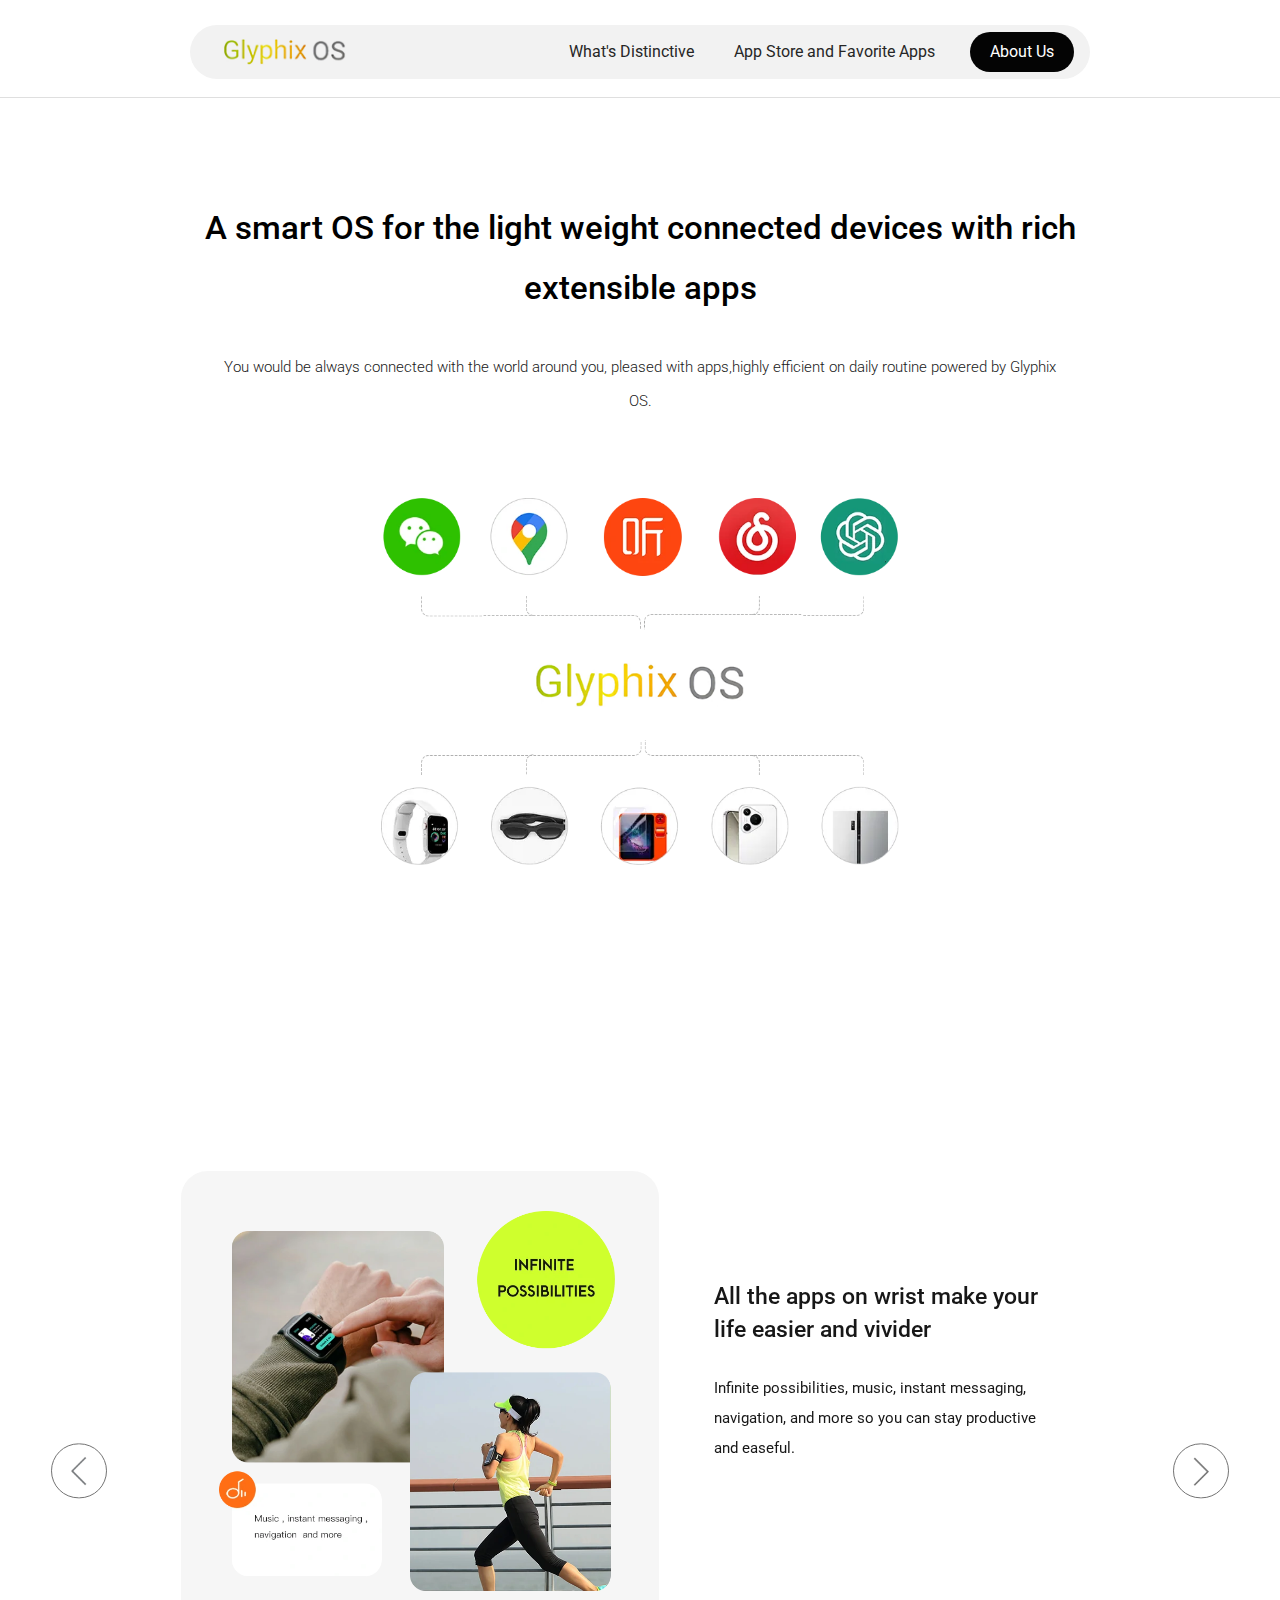
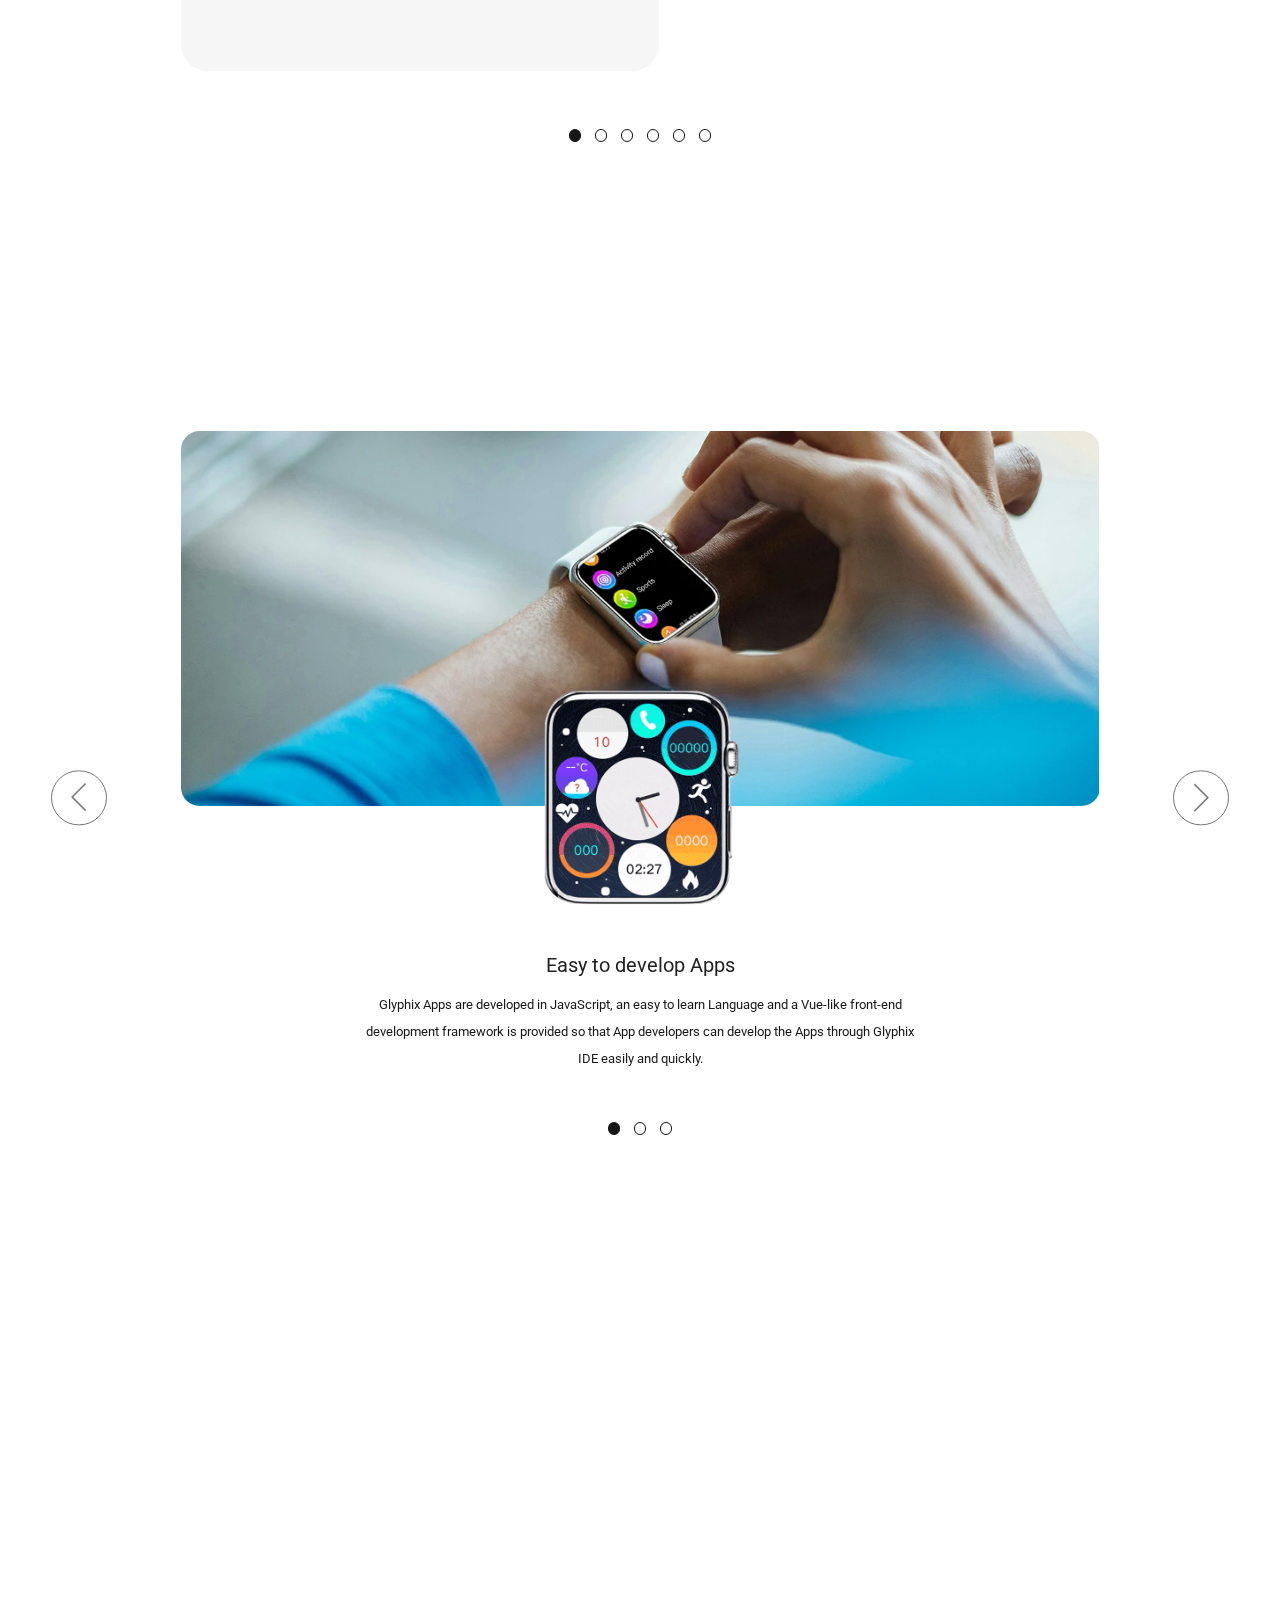
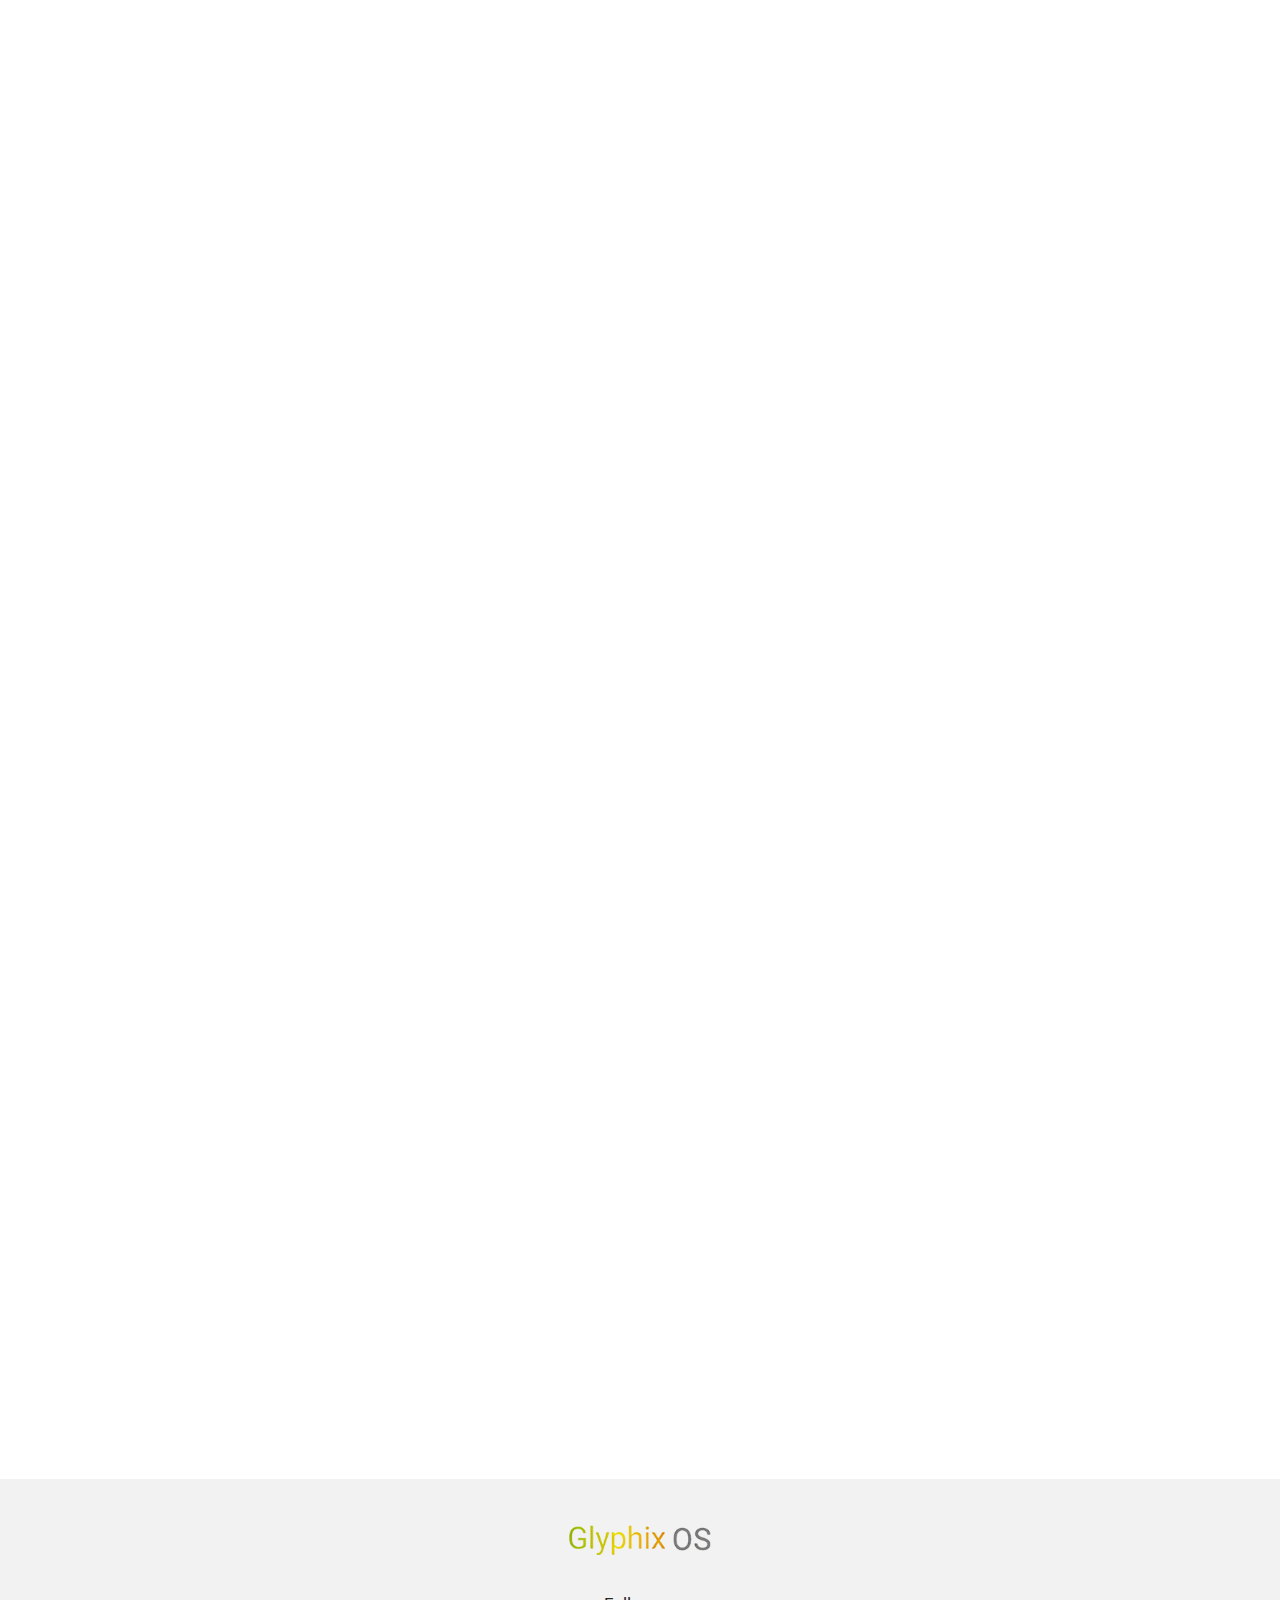
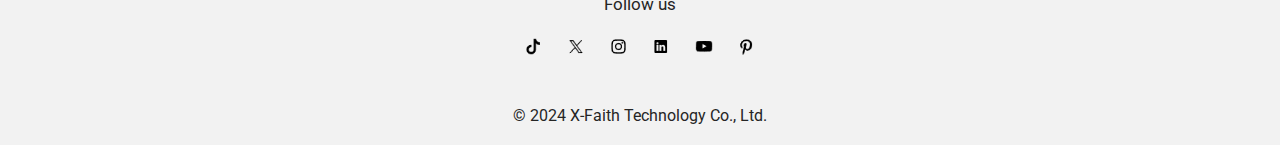
<file: index.html>
﻿<!DOCTYPE html>
<html lang="en">
<head>
	<meta charset="UTF-8">
	<title>Glyphix OS</title>
	<meta name="viewport" content="width=device-width, initial-scale=1.0, user-scalable=0, minimum-scale=1.0, maximum-scale=1.0">
	<meta name="format-detection" content="telephone=no" />
	<link rel="stylesheet" href="css/reset.css">
	<link rel="stylesheet" href="css/animate.css">
	<script src="js/swiper.animate1.0.2.min.js"></script>
	<link href="css/swiper.css" rel="stylesheet">
	<link rel="stylesheet" href="css/style.css">
	<link href="https://fonts.font.im/css?family=Roboto:300,400,500,700" rel="stylesheet">
	<script src="js/jquery.js"></script>
	<script src="js/font.js"></script>
	<script src="js/swiper.min.js"></script>
	<script src="js/wow.min.js"></script>
    <script>
        new WOW().init(0);
    </script>
</head>
<body>
<header class="header flexC fl-cen Huans">
	<div class="headK flexC fl-bet Huans">
		<a href="index.html" class="logo"><img src="images/icon/logo.png"></a>
		<!--导航-开始-->
        <div class="Menu Huans">
            <ul class="MenuU flexC Huans fl-end">
                <li><a href="#NyT1" id="NyT11" class="MenuA">What's Distinctive</a></li>
                <li><a href="#NyT2" id="NyT22" class="MenuA"> App Store and Favorite Apps</a></li>
                <li><a href="about.html" class="MenuA on">About Us</a></li>
            </ul>
        </div>                                                                             
        <!--导航-结束-->
		<div class="hd_nav"><i></i></div>
	</div>
</header>

<article class="Indsma Huans">
	<div class="Indtit wow fadeInUp flexC fl-cen"  data-wow-delay="0.5s"><h3>A smart OS for the light weight connected devices with rich extensible apps</h3></div>
	<div class="Indtip wow fadeInUp flexC fl-cen"  data-wow-delay="0.7s">
		<p>You would be always connected with the world around you, pleased with apps,highly efficient on daily routine powered by Glyphix OS.</p>
	</div>
    <div class="IndsmaB Huans wow fadeInUp Huans"  data-wow-delay="0.9s">
		<img src="images/znot/Indtp01.webp">
		<div class="Indsmalog"><img src="images/pic/Indlog.png"></div>
		<img src="images/znot/Indtp02.webp">
	</div>
</article>

<article class="Inddis Huans Inddian" id="NyT1">
	<div class="Indtit wow fadeInUp flexC fl-cen"  data-wow-delay="0.2s"><h3>What's Distinctive</h3></div>
	<section class="IndstoK Huans">
		<div class="swiper-container InddisB Huans Inddian">
			<div class="swiper-wrapper">
				<div class="swiper-slide flexC fl-bet">					
					<div class="InddisI">
						<div class="ani InddisImg InddisI1-1" swiper-animate-effect="fadeInUp" swiper-animate-duration="0.5s" swiper-animate-delay="0.5s"><img src="images/znot/Inddis01-1.webp"></div>
						<div class="ani InddisImg InddisI1-2" swiper-animate-effect="fadeInDown" swiper-animate-duration="0.4s" swiper-animate-delay="0.4s"><img src="images/znot/Inddis01-2.webp"></div>				
					</div>	
					<div class="InddisN Huans">
						<h3>All the apps on wrist make your life easier and vivider</h3>
						<p>Infinite possibilities, music, instant messaging, navigation, and more so you can stay productive and easeful.</p>
					</div>
				</div>
				<div class="swiper-slide flexC fl-bet">					
					<div class="InddisI">
						<div class="ani InddisImg InddisI2-1" swiper-animate-effect="fadeInUp" swiper-animate-duration="0.5s" swiper-animate-delay="0.5s"><img src="images/znot/Inddis02-1.webp"></div>
						<div class="ani InddisImg InddisI2-2" swiper-animate-effect="fadeInDown" swiper-animate-duration="0.4s" swiper-animate-delay="0.4s"><img src="images/znot/Inddis02-2.webp"></div>				
					</div>	
					<div class="InddisN Huans">
						<h3>Long endurance</h3>
						<p>low power chips paired with ultra low code size allow you to use smart watch for more than 2 weeks per one time charge.</p>
					</div>
				</div>
				<div class="swiper-slide flexC fl-bet">					
					<div class="InddisI">
						<div class="ani InddisImg InddisI3-1" swiper-animate-effect="fadeInUp" swiper-animate-duration="0.5s" swiper-animate-delay="0.5s"><img src="images/znot/Inddis03-1.webp"></div>
						<div class="ani InddisImg InddisI3-2" swiper-animate-effect="fadeInDown" swiper-animate-duration="0.4s" swiper-animate-delay="0.4s"><img src="images/znot/Inddis03-2.webp"></div>				
					</div>	
					<div class="InddisN Huans">
						<h3>Light and stylish</h3>
						<p>Wearable devices like smart watch, glasses as a kind of stylish accessary can be designed pretty slim and elegant by a solution of small footprint of chips and simplicity of hardware composition.</p>
					</div>
				</div>
				<div class="swiper-slide flexC fl-bet">					
					<div class="InddisI">
						<div class="ani InddisImg InddisI4-1" swiper-animate-effect="fadeInUp" swiper-animate-duration="0.5s" swiper-animate-delay="0.5s"><img src="images/znot/Inddis04-1.webp"></div>
						<div class="ani InddisImg InddisI4-2" swiper-animate-effect="fadeInDown" swiper-animate-duration="0.4s" swiper-animate-delay="0.4s"><img src="images/znot/Inddis04-2.webp"></div>				
					</div>	
					<div class="InddisN Huans">
						<h3>Cool and silky</h3>
						<p>State of the art GUI technology including powerful GUI engine, rich animation widgets helps achieve fantastic display effect and silky control.</p>
					</div>
				</div>
				<div class="swiper-slide flexC fl-bet">					
					<div class="InddisI">
						<div class="ani InddisImg InddisI1-1" swiper-animate-effect="fadeInUp" swiper-animate-duration="0.5s" swiper-animate-delay="0.5s"><img src="images/znot/Inddis05-1.webp"></div>
						<div class="ani InddisImg InddisI1-2" swiper-animate-effect="fadeInDown" swiper-animate-duration="0.4s" swiper-animate-delay="0.4s"><img src="images/znot/Inddis05-2.webp"></div>				
					</div>	
					<div class="InddisN Huans">
						<h3>AI for smart life</h3>
						<p>Create watch faces by yourself, provide you with health advice based on monitor of your health data for various metrics, offer you intelligent Apps use experience as AI understands you well such as your habits, like, wellness.</p>
					</div>
				</div>
				<div class="swiper-slide flexC fl-bet">					
					<div class="InddisI">
						<div class="ani InddisImg InddisI6-1" swiper-animate-effect="fadeInUp" swiper-animate-duration="0.5s" swiper-animate-delay="0.5s"><img src="images/znot/Inddis06-1.webp"></div>
						<div class="ani InddisImg InddisI6-2" swiper-animate-effect="fadeInRight" swiper-animate-duration="0.4s" swiper-animate-delay="0.4s"><img src="images/znot/Inddis06-2.webp"></div>				
					</div>	
					<div class="InddisN Huans">
						<h3>Stay connected</h3>
						<p>Stay grooving, chatting, connecting with the world around you, stay aware of any notification wherever you go.</p>
					</div>
				</div>
			</div>
			<div class="swiper-pagination Inddisdian"></div>
		</div>
		<div class="swiper-button-next Intnext Intnext1"></div>
		<div class="swiper-button-prev Intprev Intprev1"></div>
	</section>
</article>
	
<article class="Indsto Huans" id="NyT2">
	<div class="Indtit wow fadeInUp flexC fl-cen"  data-wow-delay="0.2s"><h3>App Store and Favorite Apps</h3></div>
	<div class="IndstoH wow fadeInUp flexC fl-cen"  data-wow-delay="0.2s">
		<p>With unique App Store capability for RTOS based smart devices, we are going to launch a developer scheme which provides entire lineup of tools, SDK and documents to enable app developers to develop Apps for our App Store easily with financial reward.</p>
	</div>
	<section class="IndstoK Huans">
		<div class="swiper-container IndstoB Huans Inddian">
			<div class="swiper-wrapper">
				<div class="swiper-slide">					
					<div class="IndstoI">
						<div class="IndstoImg"><img src="images/znot/IndstoI01.webp"></div>
						<div class="IndstoImz IndstoImw1"><img src="images/znot/IndstoS01.gif"></div>
					</div>				
					<div class="IndstoP Huans">
						<h3>Easy to develop Apps</h3>
						<p>Glyphix Apps are developed in JavaScript, an easy to learn Language and a Vue-like front-end development framework is provided so that App developers can develop the Apps through Glyphix IDE easily and quickly.</p>
					</div>
				</div>
				<div class="swiper-slide">					
					<div class="IndstoI">
						<div class="IndstoImg"><img src="images/znot/IndstoI02.webp"></div>
						<div class="IndstoImz IndstoImw2"><img src="images/znot/IndstoS02.webp"></div>
					</div>				
					<div class="IndstoP Huans">
						<h3>Develop once, run everywhere</h3>
						<p>Glyphix OS owns great screen adaptation capability and hardware compatibility. The apps over Glyphix can be quickly deployed on different chips and devices.</p>
					</div>
				</div>
				<div class="swiper-slide">					
					<div class="IndstoI">
						<div class="IndstoImg"><img src="images/znot/IndstoI03.webp"></div>
						<div class="IndstoImz IndstoImw3"><img src="images/znot/IndstoS03.gif"></div>
					</div>				
					<div class="IndstoP Huans">
						<h3>Powerful platform capabilities for Apps</h3>
						<p>Rich system capabilities of Glyphix such as multimedia player, network request, encryption and decryption, vector animation enable developers to build a wide variety of IoT JavaScript Apps with high security and performance.</p>
					</div>
				</div>
			</div>
			<div class="swiper-pagination Intstodian"></div>
		</div>
		<div class="swiper-button-next Intnext Intnext2"></div>
		<div class="swiper-button-prev Intprev Intprev2"></div>
    </section>
</article>
	
<article class="Indrea Huans">
	<div class="Indtit wow fadeInUp flexC fl-cen"  data-wow-delay="0.2s"><h3>Apps ready for you</h3></div>
    <div class="IndreaD Huans wow fadeInUp flex fl-bet"  data-wow-delay="0.1s">
        <a href="javascript:;" class="IndreaA Mover"><img src="images/znot/Indrea01.webp"></a>
		<a href="javascript:;" class="IndreaA Mover"><img src="images/znot/Indrea02.webp"></a>
		<a href="javascript:;" class="IndreaA Mover"><img src="images/znot/Indrea03.webp"></a>
		<a href="javascript:;" class="IndreaA Mover"><img src="images/znot/Indrea04.webp"></a>
		<a href="javascript:;" class="IndreaA Mover"><img src="images/znot/Indrea05.webp"></a>
		<a href="javascript:;" class="IndreaA Mover"><img src="images/znot/Indrea08.webp"></a>
		<a href="javascript:;" class="IndreaA Mover"><img src="images/znot/Indrea07.webp"></a>
		<a href="javascript:;" class="IndreaA Mover"><img src="images/znot/Indrea06.webp"></a>
		<a href="javascript:;" class="IndreaA Mover"><img src="images/znot/Indrea09.webp"></a>
		<a href="javascript:;" class="IndreaA Mover"><img src="images/znot/Indrea10.webp"></a>
		<a href="javascript:;" class="IndreaA Mover"><img src="images/znot/Indrea13.webp"></a>
		<a href="javascript:;" class="IndreaA Mover"><img src="images/znot/Indrea12.webp"></a>
		<a href="javascript:;" class="IndreaA Mover"><img src="images/znot/Indrea11.webp"></a>
		<a href="javascript:;" class="IndreaA Mover"><img src="images/znot/Indrea14.webp"></a>
		<a href="javascript:;" class="IndreaA Mover"><img src="images/znot/Indrea15.webp"></a>
		<a href="javascript:;" class="IndreaA Mover"><img src="images/znot/Indrea16.webp"></a>
		<a href="javascript:;" class="IndreaA Mover"><img src="images/znot/Indrea17.webp"></a>
		<a href="javascript:;" class="IndreaA Mover"><img src="images/znot/Indrea18.webp"></a>
		<a href="javascript:;" class="IndreaA Mover"><img src="images/znot/Indrea19.webp"></a>
		<a href="javascript:;" class="IndreaA Mover"><img src="images/znot/Indrea20.webp"></a>
    </div>
</article>
	
<article class="Indapp Huans">
	<div class="Indtit wow fadeInUp flexC fl-cen"  data-wow-delay="0.2s"><h3>Apps coming on the way</h3></div>
    <div class="IndapD Huans fl-bet flex" >
		<a href="javascript:;" class="Indapa wow fadeInUp Huans flexC fl-cen" data-wow-delay="0.2s"><img src="images/znot/Indapp01.webp"></a>
		<a href="javascript:;" class="Indapa wow fadeInUp Huans flexC fl-cen" data-wow-delay="0.3s"><img src="images/znot/Indapp02.webp"></a>
		<a href="javascript:;" class="Indapa wow fadeInUp Huans flexC fl-cen" data-wow-delay="0.4s"><img src="images/znot/Indapp03.webp"></a>
		<a href="javascript:;" class="Indapa wow fadeInUp Huans flexC fl-cen" data-wow-delay="0.5s"><img src="images/znot/Indapp04.webp"></a>
		<a href="javascript:;" class="Indapa wow fadeInUp Huans flexC fl-cen" data-wow-delay="0.6s"><img src="images/znot/Indapp05.webp"></a>
    </div>
</article>

<article class="Indwat Huans">
	<div class="Indtit wow fadeInUp flexC fl-cen"  data-wow-delay="0.2s"><h3>The brand watch powered by Glyphix OS</h3></div>
    <div class="IndwatD flex fl-bet Huans">
        <a href="javascript:;" class="Indwata wow fadeInUp Huans" data-wow-delay="0.2s">
			<div class="IndwatI"><img src="images/znot/Indwat01.webp"></div>
			<div class="IndwatP">
				<h3>VIVO Watch1</h3><p>STM32L4R9</p>
			</div>
		</a>
		<a href="javascript:;" class="Indwata wow fadeInUp Huans" data-wow-delay="0.3s">
			<div class="IndwatI"><img src="images/znot/Indwat02.webp"></div>
			<div class="IndwatP">
				<h3>VIVO Watch2</h3><p>BES2500BP</p>
			</div>
		</a>
		<a href="javascript:;" class="Indwata wow fadeInUp Huans" data-wow-delay="0.4s">
			<div class="IndwatI"><img src="images/znot/Indwat03.webp"></div>
			<div class="IndwatP">
				<h3>Honor Choice Watch1</h3><p>BES2700iBP</p>
			</div>
		</a>
		<a href="javascript:;" class="Indwata wow fadeInUp Huans" data-wow-delay="0.5s">
			<div class="IndwatI"><img src="images/znot/Indwat04.webp"></div>
			<div class="IndwatP">
				<h3>OTOFIX Watch</h3><p>Apollo4 Plus</p>
			</div>
		</a>
    </div>
</article>
	
<footer class="foot Huans flexC fl-cen">
	<a href="javascript:;" class="ftLog"><img src="images/icon/ftLog.png"></a>
	<div class="ftFl flexC fl-cen">
		<a href="javascript:;" class="ftFla">Follow us</a>
	</div>
	<div class="ftId flexC fl-cen">
		<a href="javascript:;" class="ftIa"><img src="images/icon/ftI01.png"></a>
		<a href="javascript:;" class="ftIa"><img src="images/icon/ftI02.png"></a>
		<a href="javascript:;" class="ftIa"><img src="images/icon/ftI03.png"></a>
		<a href="javascript:;" class="ftIa"><img src="images/icon/ftI04.png"></a>
		<a href="javascript:;" class="ftIa"><img src="images/icon/ftI05.png"></a>
		<a href="javascript:;" class="ftIa"><img src="images/icon/ftI06.png"></a>
	</div>
	<div class="ftC">© 2024 X-Faith Technology Co., Ltd.</div>
</footer>
</body>
<script language="JavaScript" type="text/JavaScript">
	
var mySwiper = new Swiper('.InddisB', {
	autoplay: 3000,
	pagination: '.Inddisdian',
	paginationClickable :true,nextButton: '.Intnext1',prevButton: '.Intprev1',
	speed:400,
	autoplay:4000,loop: true,
   	centeredSlides: true,
	onInit: function(swiper){ //Swiper2.x的初始化是onFirstInit
		swiperAnimateCache(swiper); //隐藏动画元素 
		swiperAnimate(swiper); //初始化完成开始动画
	}, 
	onSlideChangeEnd: function(swiper){ 
		swiperAnimate(swiper); //每个slide切换结束时也运行当前slide动画
	} ,
	
})


var swiper1 = new Swiper('.IndstoB', {pagination: '.Intstodian',slidesPerView:1,paginationClickable: true,loop: true,nextButton: '.Intnext2',prevButton: '.Intprev2',autoplay: 3000,
});
	
//MenuH
$(window).resize(function () {          //当浏览器大小变化时
    if($(window).width()>1080){$('.Menu').addClass('Menuwap');$('.hd_nav').addClass('active');
	  }else{$('.Menu').removeClass('Menuwap');$('.hd_nav').removeClass('active');}
});	
jQuery(document).ready(function($) {
	if($(window).width()>1080){$('.Menu').addClass('Menuwap');$('.hd_nav').addClass('active');
	  }else{$('.Menu').removeClass('Menuwap');$('.hd_nav').removeClass('active');}
	//wap下拉菜单
	$('.hd_nav').click(function(){
		if(!$(this).hasClass('active')){
			$('.hd_nav').addClass('active');
			$('.Menu').addClass('Menuwap');
		}else{
            $('.hd_nav').removeClass('active');
			$('.Menu').removeClass('Menuwap');
        }
	});
	
})	

$(function(){
    //锚点跳转滑动效果  
    $('a[href*=#],area[href*=#]').click(function() {  
        console.log(this.pathname)  
        if (location.pathname.replace(/^\//, '') == this.pathname.replace(/^\//, '') && location.hostname == this.hostname) {  
            var $target = $(this.hash);  
            $target = $target.length && $target || $('[name=' + this.hash.slice(1) + ']');  
            if ($target.length) {  
                var targetOffset = $target.offset().top-130;  
                $('html,body').animate({scrollTop: targetOffset}, 1000);  
                return false;  
            }  
        }  
    }); 
})

$(window).scroll(function(){
	var wst =  $(window).scrollTop()+130;//滚动条距离顶端值
	 for (var i=1; i<3; i++){             //加循环
	  if($("#NyT"+i).offset().top<=wst){ //判断滚动条位置
		 //$(".MenuA").removeClass("on"); //清除c类
		// $("#NyT"+i+i).addClass("on");	//给当前导航加c类
		 }
	 }
});

var _hmt = _hmt || [];
(function() {
  var hm = document.createElement("script");
  hm.src = "https://hm.baidu.com/hm.js?75907cfc53498334ac58d4c28cb1cd5f";
  var s = document.getElementsByTagName("script")[0]; 
  s.parentNode.insertBefore(hm, s);
})();

</script>
</html>
</file>
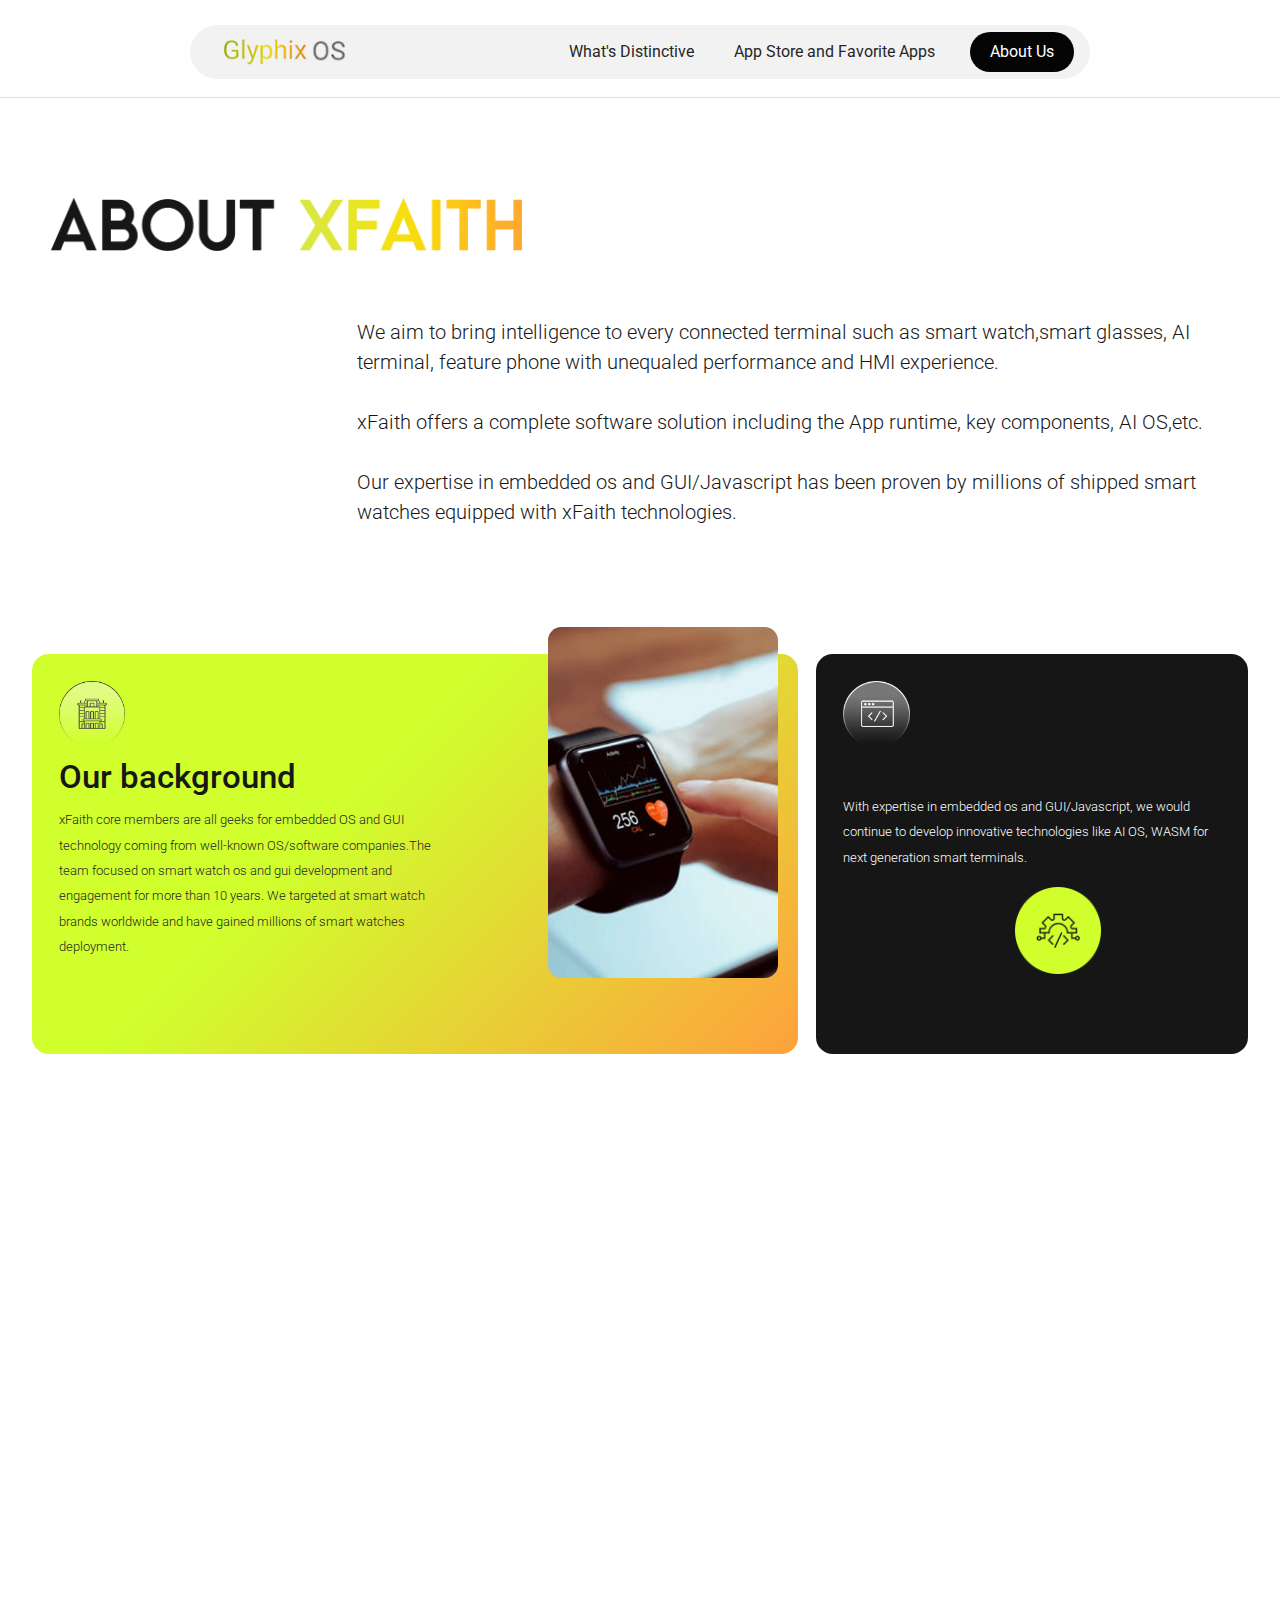
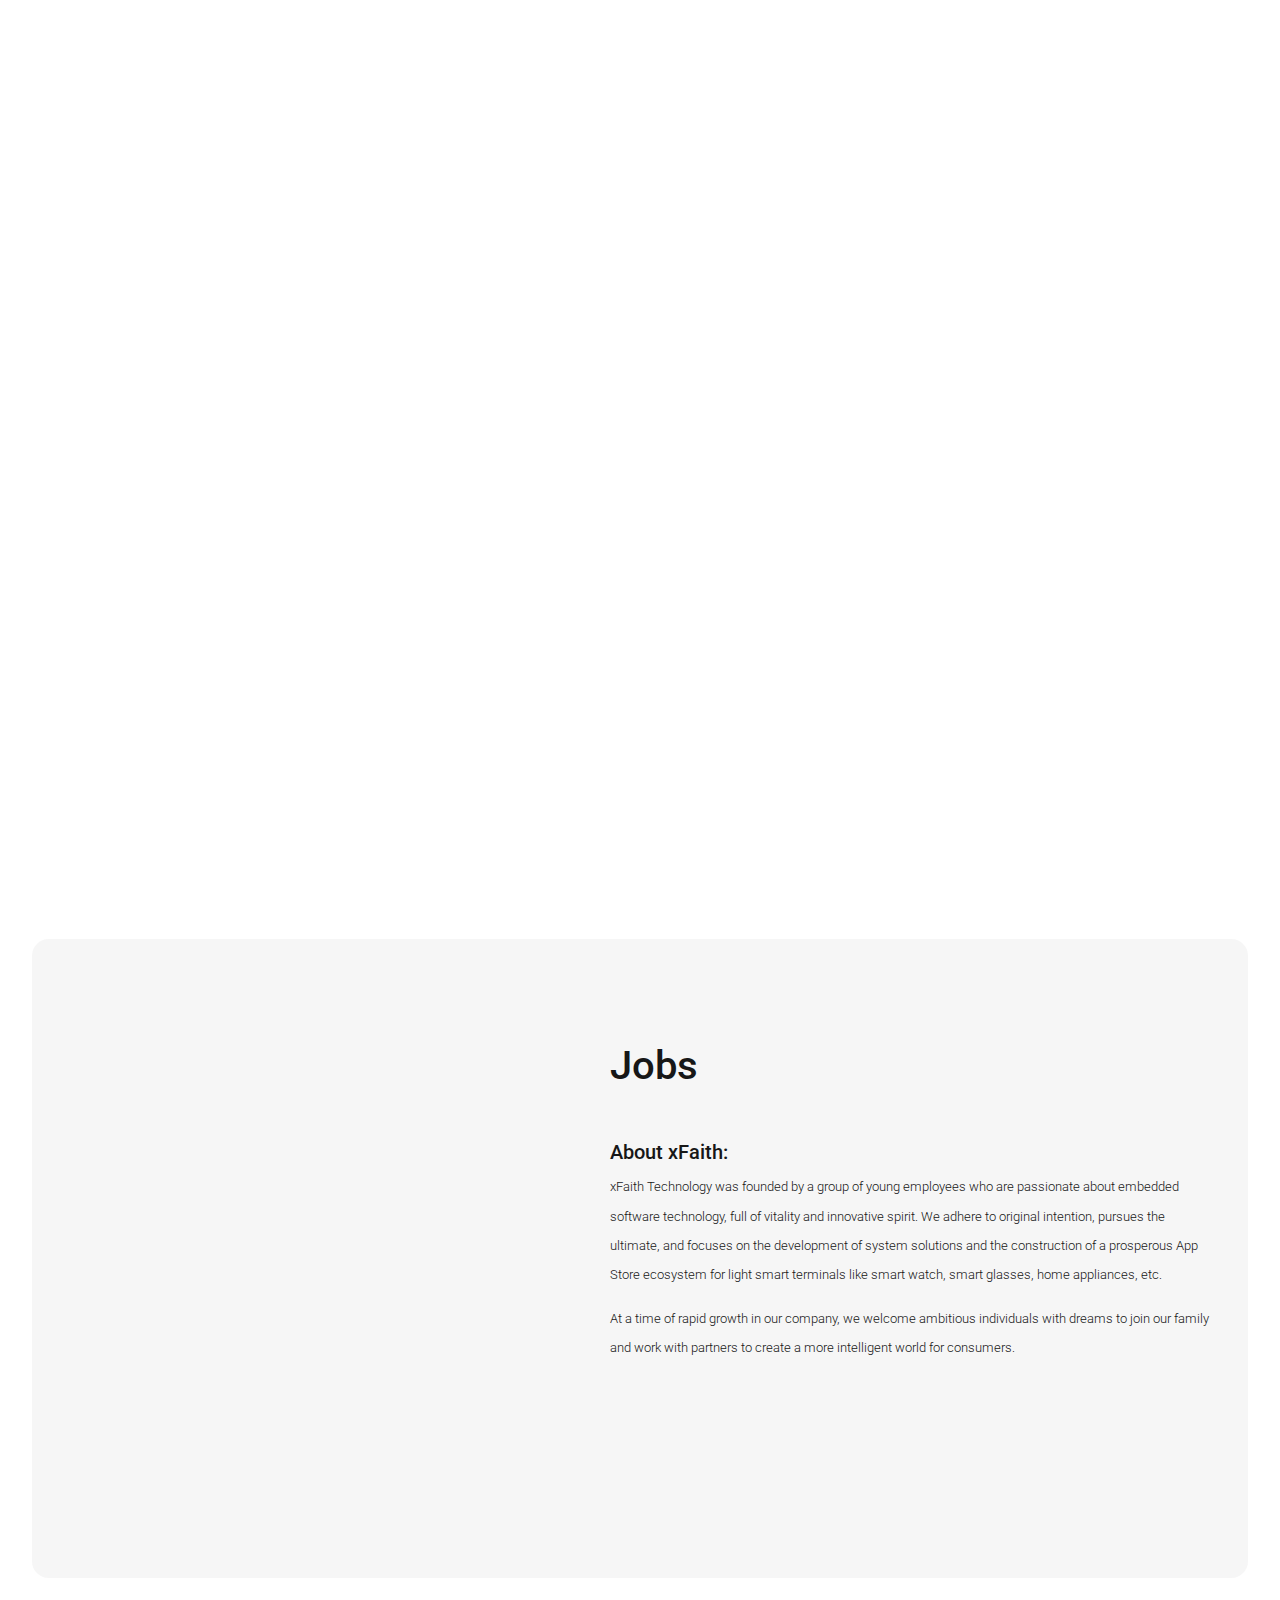
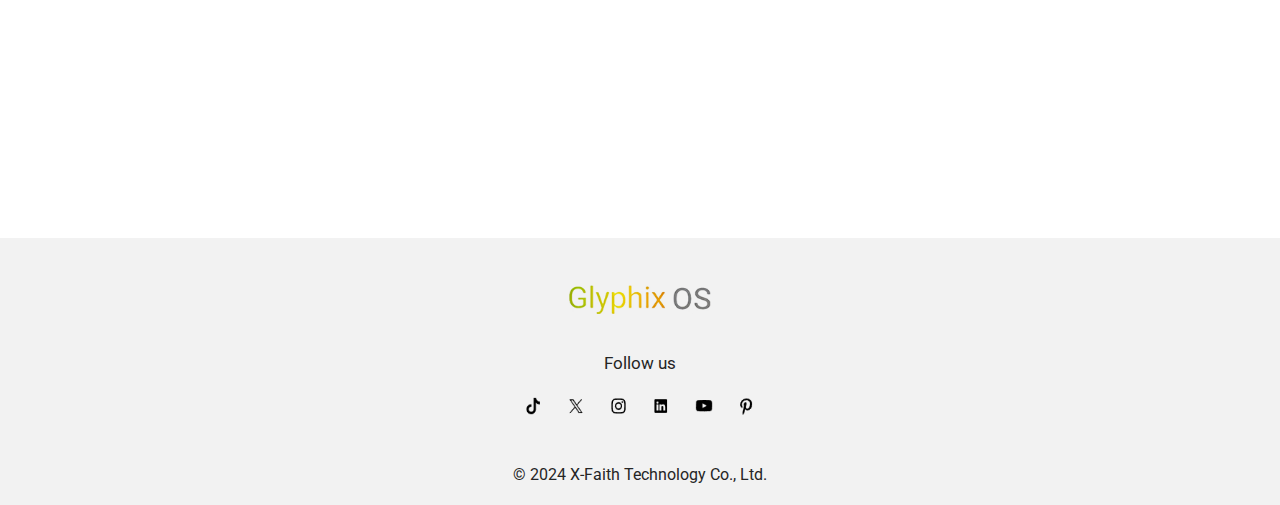
<file: about.html>
﻿<!DOCTYPE html>
<html lang="en"><head>
	<meta charset="UTF-8">
	<title>Glyphix OS</title>
	<meta name="viewport" content="width=device-width, initial-scale=1.0, user-scalable=0, minimum-scale=1.0, maximum-scale=1.0">
	<meta name="format-detection" content="telephone=no" />
	<link rel="stylesheet" href="css/reset.css">
	<link rel="stylesheet" href="css/animate.css">
	<link rel="stylesheet" href="css/swiper.css">
	<link rel="stylesheet" href="css/style.css">
	<link href="https://fonts.font.im/css?family=Roboto:300,400,500,700" rel="stylesheet">
	<script src="js/jquery.js"></script>
	<script src="js/font.js"></script>
	<script src="js/swiper.min.js"></script>
	<script src="js/wow.min.js"></script>
    <script>
        new WOW().init(0);
    </script>
</head>
<body>
<header class="header flexC fl-cen Huans">
	<div class="headK flexC fl-bet Huans">
		<a href="index.html" class="logo"><img src="images/icon/logo.png"></a>
		<!--导航-开始-->
        <div class="Menu Huans">
            <ul class="MenuU flexC Huans fl-end">
                <li><a href="index.html" class="MenuA">What's Distinctive</a></li>
                <li><a href="index.html" class="MenuA"> App Store and Favorite Apps</a></li>
                <li><a href="about.html" class="MenuA on">About Us</a></li>
            </ul>
        </div>                                                                             
        <!--导航-结束-->
		<div class="hd_nav"><i></i></div>
	</div>
</header>

<article class="AboXfa Huans">
	<div class="AboXfaT wow fadeInUp"  data-wow-delay="0.6s"><img src="images/znot/aboTit01.webp"></div>
    <div class="AboXfaD Huans wow fadeInUp Huans"  data-wow-delay="0.5s">
		<p>We aim to bring intelligence to every connected terminal such as smart watch,smart glasses, AI terminal, feature phone with unequaled performance and HMI experience.</p><br>
		<p>xFaith offers a complete software solution including the App runtime, key components, AI OS,etc.</p><br>
		<p>Our expertise in embedded os and GUI/Javascript has been proven by millions of shipped smart watches equipped with xFaith technologies. </p>
	</div>
</article>
	
<article class="AboSet Huans flex fl-bet">
	<div class="AboSetL Huans" >
		<div class="AboSetT"><img src="images/pic/AboSetI01.png"></div>		
		<h3>Our background</h3>
		<div class="AboSetLp">xFaith core members are all geeks for embedded OS and GUI technology coming from well-known OS/software companies.The team focused on smart watch os and gui development and engagement for more than 10 years. We targeted at smart watch brands worldwide and have gained millions of smart watches deployment.</div>
		<div class="AboSetLT wow fadeInUp"  data-wow-delay="0.5s"><img src="images/znot/AboSetT01.webp"></div>
		<div class="AboSetLG wow fadeInUp Huans"  data-wow-delay="0.8s">
			<img src="images/pic/AboSetI03.png">
			<div class="AboSetLGh">2,000,000<sup>+</sup></div>
			<div class="AboSetLGp">gained millions of smart watches deployment.</div>
		</div>
	</div>
    <div class="AboSetR Huans">
		<div class="AboSetT"><img src="images/pic/AboSetI02.png"></div>		
		<div class="AboSetRp">With expertise in embedded os and GUI/Javascript, we would continue to develop innovative technologies like AI OS, WASM for next generation smart terminals.</div>
		<div class="AboSetRT wow zoomIn"  data-wow-delay="0.5s"><img src="images/znot/AboSetT02.webp"></div>
		<div class="AboSetRG wow fadeInUp Huans"  data-wow-delay="0.8s"><img src="images/pic/AboSetI04.png"></div>
	</div>
</article>
	
<article class="AboOur Huans">
	<div class="Indtit wow fadeInUp flexC fl-cen"  data-wow-delay="0.5s"><h3>Our role in the industry chain</h3></div>
    <div class="AboOurD Huans wow fadeInUp flex fl-cen"  data-wow-delay="0.4s"><img src="images/znot/aboT02.webp"></div>
</article>
	
<article class="AboStr Huans">
	<div class="Indtit wow fadeInUp flexC fl-cen"  data-wow-delay="0.5s"><h3>Strategic Partners</h3></div>
    <div class="AboStrD Huans wow fadeInUp flex fl-cen"  data-wow-delay="0.4s">
        <a href="javascript:;" class="AboStrA flexC fl-cen Mover"><img src="images/znot/AboStr01.webp"></a>
		<a href="javascript:;" class="AboStrA flexC fl-cen Mover"><img src="images/znot/AboStr02.webp"></a>
		<a href="javascript:;" class="AboStrA flexC fl-cen Mover"><img src="images/znot/AboStr03.webp"></a>
		<a href="javascript:;" class="AboStrA flexC fl-cen Mover"><img src="images/znot/AboStr04.webp"></a>
		<a href="javascript:;" class="AboStrA flexC fl-cen Mover"><img src="images/znot/AboStr05.webp"></a>
		<a href="javascript:;" class="AboStrA flexC fl-cen Mover"><img src="images/znot/AboStr06.webp"></a>
    </div>
</article>
	
<article class="AboBra Huans">
	<div class="Indtit wow fadeInUp flexC fl-cen"  data-wow-delay="0.5s"><h3>Branding customers</h3></div>
    <div class="AboBraD Huans wow fadeInUp flex fl-cen"  data-wow-delay="0.4s">
        <a href="javascript:;" class="AboBraA flexC fl-cen Mover"><img src="images/znot/AboBra01.webp"></a>
		<a href="javascript:;" class="AboBraA flexC fl-cen Mover"><img src="images/znot/AboBra02.webp"></a>
		<a href="javascript:;" class="AboBraA flexC fl-cen Mover"><img src="images/znot/AboBra03.webp"></a>
		<a href="javascript:;" class="AboBraA flexC fl-cen Mover"><img src="images/znot/AboBra04.webp"></a>
		<a href="javascript:;" class="AboBraA flexC fl-cen Mover"><img src="images/znot/AboBra05.webp"></a>
		<a href="javascript:;" class="AboBraA flexC fl-cen Mover"><img src="images/znot/AboBra06.webp"></a>
		<a href="javascript:;" class="AboBraA flexC fl-cen Mover"><img src="images/znot/AboBra07.webp"></a>
    </div>
</article>
	
<article class="Abojob Huans flex fl-bet">
	<div class="AbojobT wow flexC fl-cen slideInUp"  data-wow-delay="0.6s"><img src="images/znot/aboT01.webp"></div>
    <div class="AbojobD Huans" >
		<h3>Jobs</h3>
        <div class="AbojobP">
			<h4>About xFaith:</h4>
			<p>xFaith Technology was founded by a group of young employees who are passionate about embedded software technology, full of vitality and innovative spirit. We adhere to original intention, pursues the ultimate, and focuses on the development of system solutions and the construction of a prosperous App Store ecosystem for light smart terminals like smart watch, smart glasses, home appliances, etc. </p><br>
			<p>At a time of rapid growth in our company, we welcome ambitious individuals with dreams to join our family and work with partners to create a more intelligent world for consumers.</p>
		</div>
    </div>
</article>

<article class="Abocon Huans">
	<div class="Indtit wow fadeInUp flexC fl-cen"  data-wow-delay="0.5s"><h3>Contact us</h3></div>
    <div class="AboconD wow fadeInUp flexC fl-cen"  data-wow-delay="0.4s">
        <div class="AboconP">Email: business@xfaith-tech.com </div>
    </div>
</article>
	
<footer class="foot Huans flexC fl-cen">
	<a href="javascript:;" class="ftLog"><img src="images/icon/ftLog.png"></a>
	<div class="ftFl flexC fl-cen">
		<a href="javascript:;" class="ftFla">Follow us</a>
	</div>
	<div class="ftId flexC fl-cen">
		<a href="javascript:;" class="ftIa"><img src="images/icon/ftI01.png"></a>
		<a href="javascript:;" class="ftIa"><img src="images/icon/ftI02.png"></a>
		<a href="javascript:;" class="ftIa"><img src="images/icon/ftI03.png"></a>
		<a href="javascript:;" class="ftIa"><img src="images/icon/ftI04.png"></a>
		<a href="javascript:;" class="ftIa"><img src="images/icon/ftI05.png"></a>
		<a href="javascript:;" class="ftIa"><img src="images/icon/ftI06.png"></a>
	</div>
	<div class="ftC">© 2024 X-Faith Technology Co., Ltd.</div>
</footer>
</body>
<script language="JavaScript" type="text/JavaScript">
//MenuH
$(window).resize(function () {          //当浏览器大小变化时
    if($(window).width()>1080){$('.Menu').addClass('Menuwap');$('.hd_nav').addClass('active');
	  }else{$('.Menu').removeClass('Menuwap');$('.hd_nav').removeClass('active');}
});	
jQuery(document).ready(function($) {
	if($(window).width()>1080){$('.Menu').addClass('Menuwap');$('.hd_nav').addClass('active');
	  }else{$('.Menu').removeClass('Menuwap');$('.hd_nav').removeClass('active');}
	//wap下拉菜单
	$('.hd_nav').click(function(){
		if(!$(this).hasClass('active')){
			$('.hd_nav').addClass('active');
			$('.Menu').addClass('Menuwap');
		}else{
            $('.hd_nav').removeClass('active');
			$('.Menu').removeClass('Menuwap');
        }
	});
	
})	


</script>
</html>
</file>
<file: css/style.css>
body{
	padding-bottom:0;font-size: 12px;
}
/*header*/
.header{width:100%;position:sticky;left:0;right:0;margin:0 auto;top:0;z-index:100; border-bottom: 1px solid #dfdfdf;background:#FFF;}
.headK{background:#f2f2f2;}
.logo{display: block;}
.logo img{height:100%;display: block; width: auto;}
/*footer*/
.foot{background:#f2f2f2;}
.ftLog{display: block;margin:0 auto;}
.ftLog img{height:100%;display: block;}
.ftFl{width:100%;}
.ftFla{color:#252525;display: block;}
.ftId{width:100%;}
.ftIa{display: block;}
.ftIa img{width:100%;display: block;}
.ftC{color:#252525;width:100%;text-align: center;}
@media  screen and ( min-width:1280px){
/*header*/
.header{padding:28px 0 20px;}
.headK{width:900px;height: 60px;border-radius:30px;padding-left: 36px;padding-right: 18px;}
.logo{height:28px;}
/*Menu*/
.Menu{ display: block;width:100%;flex:1;padding-left:100px;}
.Menu ul{}
.MenuU li{position: relative}
.MenuU li:last-child{margin-left:15px}
.MenuA{line-height:44px;font-size:18px;color:#262626; position: relative;border-radius:22px;padding:0 20px;display: block;}
.MenuU li .MenuA:hover,.MenuU li .on {background:#040404; color:#FFF;}
.hd_nav{ display: none;}
/*footer*/
.foot{padding:0.7rem 5% 0.2rem;}
.ftLog{height:0.44rem;}
.ftFl{padding:0.5rem 0 0.15rem;}
.ftFla{font-size:0.26rem;line-height:0.5rem;}
.ftFla:hover{color:#ffaa2d;text-decoration: underline;}
.ftId{width:100%;padding:0.1rem 0 0.65rem;}
.ftIa{width:0.26rem; margin:0 0.19rem;}
.ftC{font-size:0.24rem;line-height:0.5rem}
}
@media screen and (max-width:1280px ) and ( min-width:1080px){
/*header*/
.header{padding:25px 0 18px;}
.headK{width:900px;height:54px;border-radius:27px;padding-left: 34px;padding-right: 16px;}
.logo{height:26px;}
/*Menu*/
.Menu{ display: block;width:100%;flex:1;padding-left:90px;}
.Menu ul{}
.MenuU li{position: relative}
.MenuU li:last-child{margin-left:15px}
.MenuA{line-height:40px;font-size:16px;color:#262626; position: relative;border-radius:20px;padding:0 20px;display: block;}
.MenuU li .MenuA:hover,.MenuU li .on {background:#040404; color:#FFF;}
.hd_nav{ display: none;}
/*footer*/
.foot{padding:0.7rem 5% 0.2rem;}
.ftLog{height:0.44rem;}
.ftFl{padding:0.5rem 0 0.15rem;}
.ftFla{font-size:0.26rem;line-height:0.5rem;}
.ftFla:hover{color:#ffaa2d;text-decoration: underline;}
.ftId{width:100%;padding:0.1rem 0 0.65rem;}
.ftIa{width:0.26rem; margin:0 0.19rem;}
.ftC{font-size:0.24rem;line-height:0.5rem}
}
@media screen and (max-width:1080px ) and ( min-width:750px){
/*header*/
.header{padding:0.4rem 4% 0.3rem;}
.headK{width:100%;height:1.1rem;border-radius:0.55rem;padding-left:4%;overflow:hidden }
.logo{height:0.5rem;}
.hd_nav{ position:relative; z-index:999;height:100%;width:1.5rem;background:#000;padding-left:0.5rem;}
.hd_nav i{top:50%;margin-top:-2px;position:absolute;display:inline-block;height:0.06rem;width:0.8rem;border-radius:0.03rem;background:#edd006;}
.hd_nav:before{margin-top: -0.25rem;}
.hd_nav:after{margin-top:0.17rem;}
.hd_nav:before,.hd_nav:after{content: '';position:absolute;top:50%;display:inline-block;height:0.06rem;width:0.8rem;border-radius:0.03rem;background:#edd006;transition:0.2s;}
.hd_nav.active i{display:none;}
.hd_nav.active:before{transform: rotate(45deg);}
.hd_nav.active:after{transform: rotate(-45deg);}
.hd_nav.active:before,.hd_nav.active:after{margin-top:0;background:#edd006;}
.Menu{position:fixed;width:100%;height:100vh;top:0;left:100%;z-index:-1;transition:0.5s;-webkit-backdrop-filter: blur(25px);backdrop-filter: blur(25px);}
.Menuwap{left:0;transition:0.5s;}
.MenuU{padding:1.8rem 5% 1rem;}
.MenuU li{position: relative;width:100%; margin-bottom:0.5rem;}
.MenuA{line-height:1.2rem;font-size:0.4rem;color:#262626; position: relative;border-radius:0.6rem;text-align: center;width:100%; display: block;}
.MenuU li .MenuA:hover,.MenuU li .on {background:#040404; color:#FFF;}
/*footer*/
.foot{padding:0.9rem 5% 0.4rem;}
.ftLog{height:0.55rem;}
.ftFl{padding:0.5rem 0 0.15rem;}
.ftFla{font-size:0.3rem;line-height:0.5rem;}
.ftFla:hover{color:#ffaa2d;text-decoration: underline;}
.ftId{width:100%;padding:0.1rem 0 0.65rem;}
.ftIa{width:0.32rem; margin:0 0.19rem;}
.ftC{font-size:0.28rem;line-height:0.5rem}
}
@media only screen and (max-width:750px){
/*header*/
.header{}
.headK{width:100%;height:1.6rem;padding-left:4%;overflow:hidden }
.logo{height:0.7rem;}
	
.hd_nav{ position:relative; z-index:999;height:100%;width:1.5rem;background:#000;padding-left:0.5rem;}
.hd_nav i{top:50%;margin-top:-0.03rem;position:absolute;display:inline-block;height:0.1rem;width:1rem;border-radius:0.05rem;background:#edd006;}
.hd_nav:before{margin-top: -0.35rem;}
.hd_nav:after{margin-top:0.27rem;}
.hd_nav:before,.hd_nav:after{content: '';position:absolute;top:50%;display:inline-block;height:0.1rem;width:1rem;border-radius:0.05rem;background:#edd006;transition:0.2s;}
.hd_nav.active i{display:none;}
.hd_nav.active:before{transform: rotate(45deg);}
.hd_nav.active:after{transform: rotate(-45deg);}
.hd_nav.active:before,.hd_nav.active:after{margin-top:0;background:#edd006;}
	
.Menu{position:fixed;width:100%;height:100vh;top:0;left:100%;z-index:-1;transition:0.5s;-webkit-backdrop-filter: blur(25px);backdrop-filter: blur(25px);}
.Menuwap{left:0;transition:0.5s;}
.MenuU{padding:1.8rem 5% 1rem;}
.MenuU li{position: relative;width:100%; margin-bottom:0.5rem;}
.MenuA{line-height:1.2rem;font-size:0.4rem;color:#262626; position: relative;border-radius:0.6rem;text-align: center;width:100%; display: block;}
.MenuU li .MenuA:hover,.MenuU li .on {background:#040404; color:#FFF;}
/*footer*/
.foot{padding:0.9rem 4% 0.4rem;}
.ftLog{height:0.7rem;}
.ftFl{padding:0.54rem 0 0.1rem;}
.ftFla{font-size:0.4rem;line-height:0.6rem;}
.ftId{width:100%;padding:0.1rem 0 0.65rem;}
.ftIa{width:0.46rem; margin:0 0.2rem;}
.ftC{font-size:0.38rem;line-height:0.6rem}
}
/**/
.Indtit h3{font-weight: 500}
/*xFaith*/
.AboXfa{width:100%;}
.AboXfaT{width:100%;}
.AboXfaT img{display: block;}
.AboXfaD{color:#171717;}
.AboXfaD p{font-weight: 300}
/**/
.AboSetL{background: linear-gradient(135deg,#d0ff2d 40%,#ffa13d);position: relative;color:#171717;}
.AboSetR{background:#161616;;position: relative; color:#FFF;}
.AboSetT img{display: block;}
.AboSetL h3{font-weight: 500}
.AboSetLp{color:#262626;font-weight: 300}
.AboSetLT{overflow:hidden;position: absolute;}
.AboSetLT img{width:100%; display: block;}
.AboSetLG{overflow:hidden;position: absolute;z-index: 2;background:#FFF;color:#212121;}
.AboSetLGh{font-weight: 500}
.AboSetLGp{font-weight: 300}
.AboSetRT{overflow:hidden;position: absolute;}
.AboSetRT img，.AboSetRG img{width:100%; display: block;}
.AboSetRG{;position: absolute;z-index:2}
.AboSetRp{font-weight: 300}
/*Our role in the industry chain*/
.AboOur{width:100%;}
.AboOurD{width:100%;max-width: 1300px;}
.AboOurD img{width: 100%;display: block;}
/*Strategic Partners*/
.AboStr{width:100%;}
.AboStrD{width: 100%;}
.AboStrA img{height:100%;display: block;width: auto;}
/*Branding customers*/
.AboBra{width:100%;}
.AboBraD{width: 100%;}
.AboBraA img{height:100%;display: block;width: auto;}
/*JOBS*/
.Abojob{background:rgba(242,242,242,0.71);margin:0 auto;}
.AbojobT img{width:100%;display: block;}
.AbojobD{color:#171717;}
.AbojobD h3{font-weight: 500}
.AbojobP h4{font-weight: 500}
.AbojobP p{font-weight: 300}
/*联系我们*/
.Abocon{width:100%;}
.AboconD{color:#171717;}
.AboconP{width: 100%;text-align:center;font-weight: 300}
@media  screen and ( min-width:1080px){
.Indtit h3{font-size: .5rem;line-height: .9rem;}
/*xFaith*/
.AboXfa{padding:1.5rem 4%;}
.AboXfaT img{width:40%;}
.AboXfaD{font-size:0.3rem;line-height:0.45rem;padding-left:26%;padding-top:1rem;}
.AboXfaD p{}
/**/
.AboSet{padding: 0.4rem 2.5% 1.2rem;}
.AboSetL{width:63%;border-radius:0.25rem;height:6rem;padding:0.4rem;}
.AboSetR{width:35.5%;border-radius:0.25rem;height:6rem;padding:0.4rem;}
.AboSetT{}
.AboSetT img{width:1rem;}
.AboSetL h3{font-size: .5rem;line-height: .6rem; margin-top:0.15rem;}
.AboSetLp{font-size:0.2rem;line-height:0.38rem;padding-right:45%;padding-top:0.15rem;}
.AboSetLT{border-radius:0.2rem;width:30%;top:-0.4rem;right:0.3rem;}
.AboSetLG{border-radius:0.16rem;width:18%;top:3.8rem;right:24%;padding:0.2rem;}
.AboSetLG img{width:0.6rem;}
.AboSetLGh{font-size:0.25rem;line-height:0.3rem;padding:0.1rem 0}
.AboSetLGp{font-size:0.14rem;line-height:0.18rem;}
.AboSetRp{font-size:0.2rem;line-height:0.38rem;padding-top:0.7rem;}
.AboSetRT{border-radius:0.16rem;width:50%;bottom:-1.4rem;left:0.3rem;}
.AboSetRG{width:20%;top:3.5rem;left:46%;}
/*Our role in the industry chain*/
.AboOur{padding:1rem 5% 0.5rem;}
.AboOurD{ margin:1rem auto 0;}
/*Strategic Partners*/
.AboStr{padding:1rem 4% 0.5rem;}
.AboStrD{padding-top:0.9rem}
.AboStrA{height:0.36rem;margin:0 0.3rem 0.4rem;;}
/*Branding customers*/
.AboBra{padding:1rem 4% 1rem;}
.AboBraD{padding-top:0.9rem}
.AboBraA{height:0.5rem;margin:0 0.38rem 0.45rem;;}
/*JOBS*/
.Abojob{width:95%;padding:0.6rem 2.5%;border-radius:0.25rem;}
.AbojobT{width:43.8%}
.AbojobD{width:52.6%;}
.AbojobD h3{font-size:0.6rem;line-height:2rem; margin-top: 0.3rem;}
.AbojobP{}
.AbojobP h4{font-size:0.3rem;line-height:0.6rem;}
.AbojobP p{font-size:0.2rem;line-height:0.44rem; }
/*联系我们*/
.Abocon{padding:1.1rem 4% 1rem;}
.AboconD{margin-top:0.4rem;}
.AboconP{font-size: .34rem;line-height: .5rem;}
}
@media screen and (max-width:1080px ) and ( min-width:750px){
.Indtit h3{font-size: .45rem;line-height: .8rem;}
/*xFaith*/
.AboXfa{padding:1.5rem 4%;}
.AboXfaT img{width:40%;}
.AboXfaD{font-size:0.35rem;line-height:0.6rem;padding-left:15%;padding-top:1rem;}
.AboXfaD p{}
/**/
.AboSet{padding: 0.4rem 2.5% 1.2rem;}
.AboSetL{width:100%;border-radius:0.25rem;height:9rem;padding:0.6rem; margin-bottom:0.6rem;}
.AboSetR{width:100%;border-radius:0.25rem;height:7rem;padding:0.6rem;}
.AboSetT{}
.AboSetT img{width:1.8rem;}
.AboSetL h3{font-size: .7rem;line-height: .8rem; margin-top:0.3rem;}
.AboSetLp{font-size:0.32rem;line-height:0.6rem;padding-right:42%;padding-top:0.3rem;}
.AboSetLT{border-radius:0.2rem;width:28%;top:-0.8rem;right:0.6rem;}
.AboSetLG{border-radius:0.16rem;width:20%;top:5.2rem;right:20%;padding:0.3rem;}
.AboSetLG img{width:1rem;}
.AboSetLGh{font-size:0.37rem;line-height:0.5rem;padding:0.15rem 0}
.AboSetLGp{font-size:0.26rem;line-height:0.3rem;}
.AboSetRp{font-size:0.32rem;line-height:0.6rem;padding-right:42%;padding-top:0.3rem;}
.AboSetRT{border-radius:0.16rem;width:25%;top:1.1rem;right:10%;}
.AboSetRG{width:13%;top:0.5rem;right:4%;}
/*Our role in the industry chain*/
.AboOur{padding:1.2rem 5% 0.7rem;}
.AboOurD{ margin:1.2rem auto 0;}
/*Strategic Partners*/
.AboStr{padding:1.2rem 4% 0.7rem;}
.AboStrD{padding-top:1.1rem}
.AboStrA{height:0.6rem;margin:0 0.45rem 0.5rem;;}
/*Branding customers*/
.AboBra{padding:1.2rem 4% 1.2rem;}
.AboBraD{padding-top:1.1rem}
.AboBraA{height:0.75rem;margin:0 0.5rem 0.5rem;;}
/*JOBS*/
.Abojob{width:95%;padding:0.6rem 2.5%;border-radius:0.25rem;}
.AbojobT{width:43.8%}
.AbojobD{width:52.6%;}
.AbojobD h3{font-size:0.7rem;line-height:1.5rem; margin-top: 0.3rem;}
.AbojobP{}
.AbojobP h4{font-size:0.4rem;line-height:0.8rem;}
.AbojobP p{font-size:0.3rem;line-height:0.5rem; }
/*联系我们*/
.Abocon{padding:1.4rem 4% 1.3rem;}
.AboconD{margin-top:0.7rem;}
.AboconP{font-size: .44rem;line-height: .6rem;}
}
@media only screen and (max-width:750px){
.Indtit h3{font-size: .55rem;line-height: .8rem;}
/*xFaith*/
.AboXfa{padding:1.5rem 4%;}
.AboXfaT img{width:50%;}
.AboXfaD{font-size:0.44rem;line-height:0.8rem;padding-left:0;padding-top:1rem;}
.AboXfaD p{}
/**/
.AboSet{padding: 0.4rem 4% 1.2rem;}
.AboSetL{width:100%;border-radius:0.25rem;padding:0.6rem; margin-bottom:0.6rem;}
.AboSetR{width:100%;border-radius:0.25rem;padding:0.6rem;}
.AboSetT{}
.AboSetT img{width:1.8rem;}
.AboSetL h3{font-size: .7rem;line-height: .8rem; margin-top:0.3rem;}
.AboSetLp{font-size:0.4rem;line-height:0.6rem;padding-top:0.3rem;}
.AboSetLT{border-radius:0.2rem;width:50%;position: static;margin-top: 0.5rem;}
.AboSetLG{border-radius:0.16rem;width:45%;bottom:1rem;left:40%;padding:0.4rem;}
.AboSetLG img{width:1.3rem;}
.AboSetLGh{font-size:0.46rem;line-height:0.7rem;padding:0.15rem 0}
.AboSetLGp{font-size:0.35rem;line-height:0.45rem;}
.AboSetRp{font-size:0.4rem;line-height:0.6rem;padding-right:42%;padding-top:0.5rem;}
.AboSetRT{border-radius:0.16rem;width:30%;top:1.8rem;left:62%;}
.AboSetRG{width:15%;top:1rem;right:4%;}
/*Our role in the industry chain*/
.AboOur{padding:1.2rem 5% 0.7rem;}
.AboOurD{ margin:1.2rem auto 0;}
/*Strategic Partners*/
.AboStr{padding:1.2rem 4% 0.7rem;}
.AboStrD{padding-top:1.1rem}
.AboStrA{height:0.65rem;margin:0 0.45rem 0.5rem;;}
/*Branding customers*/
.AboBra{padding:1.2rem 4% 1.2rem;}
.AboBraD{padding-top:1.1rem}
.AboBraA{height:0.88rem;margin:0 0.4rem 0.5rem;;}
/*JOBS*/
.Abojob{width:92%;padding:0.8rem 6%;border-radius:0.25rem;}
.AbojobT{width:100%}
.AbojobD{width:100%;}
.AbojobD h3{font-size:0.8rem;line-height:1.5rem; margin-top: 0.3rem;}
.AbojobP{}
.AbojobP h4{font-size:0.5rem;line-height:1rem;}
.AbojobP p{font-size:0.4rem;line-height:0.7rem; }
/*联系我们*/
.Abocon{padding:1.4rem 4% 1.3rem;}
.AboconD{margin-top:0.7rem;}
.AboconP{font-size: .5rem;line-height: .6rem;}
}
/*******************************************************/

/**/
.Indsma .Indtit{text-align:center;}
.Indtip{text-align:center;color:#202020;}
.Indtip p{font-weight: 300;}
.IndsmaB img{width:100%;display: block;}
/*ready*/
.IndreaA img{width:100%; display: block;}
/*What's Distinctive*/
.InddisB{position: relative;overflow:hidden; }
.InddisB .swiper-slide{position: relative; width: 100%; height:100%;overflow:hidden;}
.InddisI{position: relative;overflow: hidden;background:rgba(242,242,242,0.71)}
.InddisI img{width:100%;display: block;}
.InddisImg{position:absolute;}
.InddisI1-1{left:8%;top:12%;width:47%}
.InddisI1-2{right:9%;top:8%;width:43%}
.InddisI2-1{left:8%;top:8%;width:44%}
.InddisI2-2{right:9%;top:12%;width:43%}
.InddisI3-1{left:8%;top:8%;width:45%}
.InddisI3-2{right:8%;top:8%;width:43%}
.InddisI4-1{left:9%;top:25%;width:36%}
.InddisI4-2{right:7%;top:9%;width:48%}
.InddisI6-1{left:5%;bottom:9%;width:90%}
.InddisI6-2{left:5%;top:7%;width:90%}

.IndstoImg{overflow: hidden;}
.InddisN{color:#171717;}
.InddisN h3{font-weight: 500;}
.InddisN p{}
/*App Store and Favorite Apps*/
.IndstoH{text-align:center;color:#171717;}
.IndstoH p{font-weight: 300}
.IndstoK{position: relative;}
.IndstoB{position: relative;overflow:hidden;}
.IndstoB .swiper-slide{position: relative; width: 100%; height:100%;overflow:hidden;}
.IndstoI{width:100%;position: relative;}
.IndstoI img{width:100%;display: block;}
.IndstoImg{overflow: hidden;}
.IndstoImz{left:50%;transform: translate(-50%,0);position: absolute;z-index:1}
.IndstoP{text-align: center;color:#171717;}
.IndstoP h3{color:#222;}
.IndstoP p{}
.Intnext,.Intprev{border-radius:50%;border:1px solid #737373;margin:0;top:50%;transform: translate(0,-50%);}
.Intnext{background-image: url(../images/icon/right-jt.png);}
.Intprev{background-image: url(../images/icon/left-jt.png);}
.Intnext{right:0;}
.Intprev{left:0;}
.Intnext:after, .Intprev:after {font-size:0.34rem;color:#848484;}
.Intnext:hover,.Intprev:hover{background-color:#000;border:1px solid #000;}
.Intnext:hover:after,.Intprev:hover:after{color:#FFF;}
.Inddian .swiper-pagination-bullet{border-radius:50%;background:#FFF;border:1px solid #161616;opacity: 1;}
.Inddian .swiper-pagination-bullet-active {background:#161616;}
/*apps*/
.Indapa{background:#FFF;box-shadow:0 0 12px rgba(0,0,0,0.1);}
.Indapa img{display:block;}
.Indapa:hover{box-shadow:0 0 12px rgba(0,0,0,0.2);}
/*watch*/
.IndwatD{width:100%;max-width: 1300px;}
.Indwata{display: block;}
.IndwatI{width:100%; margin:0 auto;}
.IndwatI img{width:100%;display: block;}
.IndwatP{text-align: center;color:#171717;}
.IndwatP h3{}
.IndwatP p{font-weight: 300}
@media  screen and ( min-width:1080px){
.Indsma{padding:1.5rem 4% 0.6rem;}
.Indsma .Indtit{padding: 0 11%;}
.Indtip{padding: 0 14%;color:#202020;font-size:0.22rem;line-height:0.5rem; margin-top:0.5rem;}
.IndsmaB{width: 44%; margin:1.2rem auto 0.8rem}
.Indsmalog{width:40%; margin:0.5rem auto;}
/*ready*/
.Indrea{padding:1.2rem 4% 0.6rem;}
.IndreaD{width:66%; margin:1rem auto 0;}
.IndreaA{width:13%; margin-left:8.75%; margin-bottom:0.8rem;}
.IndreaA:nth-child(5n+1){margin-left:0;}
/*What's Distinctive*/
.Inddis{padding:1.2rem 4% 0;}
.InddisB{margin:1.1rem auto 0;width:100%;;padding-bottom:1.5rem;}
.InddisI{width:52%;border-radius:0.4rem;height:7.5rem;}
.IndstoImg{border-radius:0.28rem;}
.InddisN{width:38%; margin-right:4%}
.InddisN h3{font-size:0.34rem;line-height:0.5rem; margin-bottom:0.4rem;}
.InddisN p{font-size:0.22rem;line-height:0.45rem; margin-bottom:1.5rem;}
/*App Store and Favorite Apps*/
.Indsto{padding:0.5rem 4% 0.6rem;}
.IndstoH{padding: 0 11%;font-size:0.22rem;line-height:0.5rem; margin-top:0.5rem;}
.IndstoK{padding:0 11%; margin-top: 1rem;}
.IndstoB{height:11rem;}
.IndstoImg{border-radius:0.28rem;}
.IndstoImw1{bottom:-1.7rem;width:24%;}
.IndstoImw2{bottom:-1.4rem;width:44%;}
.IndstoImw3{bottom:-1.7rem;width:24%;}
.IndstoP{padding:1.6rem 19% 0}
.IndstoP h3{font-size:0.3rem;line-height:0.4rem; margin-bottom:0.2rem;margin-top:.6rem}
.IndstoP p{font-size:0.2rem;line-height:0.4rem;}
.Intnext,.Intprev{width:0.8rem; height:0.8rem;background-size: 32px;}
.Intnext:after, .Intprev:after {font-size:0.34rem;}
.Inddian .swiper-pagination-bullet{width:0.16rem; height:0.16rem;}
.Inddian .swiper-pagination-bullets .swiper-pagination-bullet{margin: 0 0.1rem;}
.Inddian .swiper-pagination-bullets {bottom:0.4rem;}
/*apps*/
.Indapp{padding:1.2rem 4% 0.6rem;}
.IndapD{ margin-top:1rem;}
.Indapa{border-radius:0.2rem;width:17%;height:2.7rem;margin-bottom:0.3rem;}
.Indapa img{width:60%;}
/*watch*/
.Indwat{padding:1.2rem 4% 0.8rem;}
.IndwatD{ margin:1rem auto 0;}
.Indwata{width:17%;margin-bottom:0.5rem;}
.IndwatP{margin-top: 0.35rem;}
.IndwatP h3{line-height:0.4rem;font-size:0.24rem;}
.IndwatP p{line-height:0.3rem;font-size:0.2rem;}
}
@media screen and (max-width:1080px ) and ( min-width:750px){
.Indsma{padding:1.5rem 4% 0.6rem;}
.Indsma .Indtit{padding: 0 10%;}
.Indtip{padding: 0 12%;color:#202020;font-size:0.24rem;line-height:0.55rem; margin-top:0.5rem;}
.IndsmaB{width: 46%; margin:1.2rem auto 0.8rem}
.Indsmalog{width:42%; margin:0.5rem auto;}
/*What's Distinctive*/
.Inddis{padding:1.2rem 4% 0;}
.InddisB{margin:1.1rem auto 0;width:100%;padding-bottom:1.5rem;}
.InddisI{width:52%;border-radius:0.4rem;height:7rem;}
.IndstoImg{border-radius:0.28rem;}
.InddisN{width:38%; margin-right:4%}
.InddisN h3{font-size:0.38rem;line-height:0.5rem; margin-bottom:0.4rem;}
.InddisN p{font-size:0.24rem;line-height:0.45rem; margin-bottom:1.5rem;}
/*App Store and Favorite Apps*/
.Indsto{padding:0.5rem 4% 0.6rem;}
.IndstoH{padding: 0 10%;font-size:0.22rem;line-height:0.5rem; margin-top:0.5rem;}
.IndstoK{padding:0 10%; margin-top: 1rem;}
.IndstoB{height:11rem;}
.IndstoImg{border-radius:0.28rem;}
.IndstoImw1{bottom:-1.7rem;width:24%;}
.IndstoImw2{bottom:-1.4rem;width:44%;}
.IndstoImw3{bottom:-1.7rem;width:24%;}
.IndstoP{padding:1.8rem 19% 0}
.IndstoP h3{font-size:0.34rem;line-height:0.4rem; margin-bottom:0.2rem;margin-top:.5rem}
.IndstoP p{font-size:0.22rem;line-height:0.4rem;}
.Intnext,.Intprev{width:0.8rem; height:0.8rem;background-size: .4rem;}
.Intnext:after, .Intprev:after {font-size:0.34rem;}
.Inddian .swiper-pagination-bullet{width:0.16rem; height:0.16rem;}
.Inddian .swiper-pagination-bullets .swiper-pagination-bullet{margin: 0 0.1rem;}
.Inddian .swiper-pagination-bullets {bottom:0.4rem;}
/*ready*/
.Indrea{padding:1.2rem 4% 0.6rem;}
.IndreaD{width:66%; margin:1rem auto 0;}
.IndreaA{width:13%; margin-left:8.75%; margin-bottom:0.8rem;}
.IndreaA:nth-child(5n+1){margin-left:0;}
/*apps*/
.Indapp{padding:1.2rem 4% 0.6rem;}
.IndapD{ margin-top:1rem;}
.Indapa{border-radius:0.2rem;width:17%;height:2.7rem;margin-bottom:0.3rem;}
.Indapa img{width:60%;}
/*watch*/
.Indwat{padding:1.2rem 4% 0.8rem;}
.IndwatD{ margin:1rem auto 0;}
.Indwata{width:17%;margin-bottom:0.5rem;}
.IndwatP{margin-top: 0.35rem;}
.IndwatP h3{line-height:0.4rem;font-size:0.24rem;}
.IndwatP p{line-height:0.3rem;font-size:0.2rem;}
}
@media only screen and (max-width:750px){
.Indsma{padding:1.5rem 4% 0.6rem;}
.Indtip{font-size:0.38rem;line-height:0.6rem; margin-top:0.5rem;}
.IndsmaB{width: 82%; margin:1.2rem auto 0.8rem}
.Indsmalog{width:42%; margin:0.7rem auto;}
/*What's Distinctive*/
.Inddis{padding:1.2rem 4% 0;}
.InddisB{margin-top:1rem;padding-bottom:1rem;}
.InddisI{width:100%;border-radius:0.4rem;height:10rem;}
.IndstoImg{border-radius:0.28rem;}
.InddisN{width:100%; margin-top: 0.8rem}
.InddisN h3{font-size:0.5rem;line-height:0.6rem; margin-bottom:0.4rem;}
.InddisN p{font-size:0.34rem;line-height:0.5rem; margin-bottom:0.3rem;}
/*App Store and Favorite Apps*/
.Indsto{padding:0.5rem 4% 0.6rem;}
.IndstoH{font-size:0.34rem;line-height:0.55rem; margin-top:0.5rem;}
.IndstoK{ margin-top:0.8rem;}
.IndstoB{height:10rem;}
.IndstoImg{border-radius:0.28rem;}
.IndstoImw1{bottom:-1.7rem;width:30%;}
.IndstoImw2{bottom:-1.4rem;width:55%;}
.IndstoImw3{bottom:-1.7rem;width:30%;}
.IndstoP{padding:2rem 0% 0}
.IndstoP h3{font-size:0.45rem;line-height:0.5rem; margin-bottom:0.2rem;margin-top:.4rem}
.IndstoP p{font-size:0.32rem;line-height:0.45rem;}
.Intnext,.Intprev{width:0.9rem; height:0.9rem;background-size: .54rem}
.Intnext:after, .Intprev:after {font-size:0.34rem;}
.Inddian .swiper-pagination-bullet{width:0.18rem; height:0.18rem;}
.Inddian .swiper-pagination-bullets .swiper-pagination-bullet{margin: 0 0.1rem;}
.Inddian .swiper-pagination-bullets {bottom:0.2rem;}
/*ready*/
.Indrea{padding:1rem 6% 0.4rem;}
.IndreaD{width:100%; margin:1rem auto 0;}
.IndreaA{width:15%; margin-left:6.25%; margin-bottom:0.86rem;}
.IndreaA:nth-child(5n+1){margin-left:0;}
/*apps*/
.Indapp{padding:1rem 4% 0.6rem;}
.IndapD{ margin-top:1rem;justify-content:center;}
.Indapa{border-radius:0.2rem;width:30.666%;height:2.5rem;margin-bottom:0.5rem; margin-left:4%}
.Indapa img{width:80%;}
.Indapa:nth-child(3n+1){margin-left:0;}
/*watch*/
.Indwat{padding:1.2rem 4% 0.8rem;}
.IndwatD{ margin:1rem auto 0;}
.Indwata{width:48%;margin-bottom:0.8rem;}
	.IndwatI img{width:90%; margin:0 auto;}
.IndwatP{margin-top: 0.5rem;}
.IndwatP h3{line-height:0.6rem;font-size:0.45rem;}
.IndwatP p{line-height:0.5rem;font-size:0.3rem;}
}
/*
height: calc(100% - 55px); 
display:flex;justify-content:space-between;align-items:center; flex-wrap:wrap;align-content:center
|flex-start|flex-end|center|space-between|space-around

overflow: hidden;text-overflow:ellipsis;white-space: nowrap;
display:-webkit-box;-webkit-box-orient: vertical;-webkit-line-clamp: 3;overflow: hidden;

left:0;top:50%;transform: translate(0,-50%);

transition:0.5s;
.IndEnvT:before,.IndEnvT:after{display:block;content:'';position: absolute;}*/
@media  screen and ( min-width:1280px){
}
@media screen and (max-width:1280px ) and ( min-width:1080px){
}
@media screen and (max-width:1080px ) and ( min-width:750px){
}
@media only screen and (max-width:750px){
}
</file>
